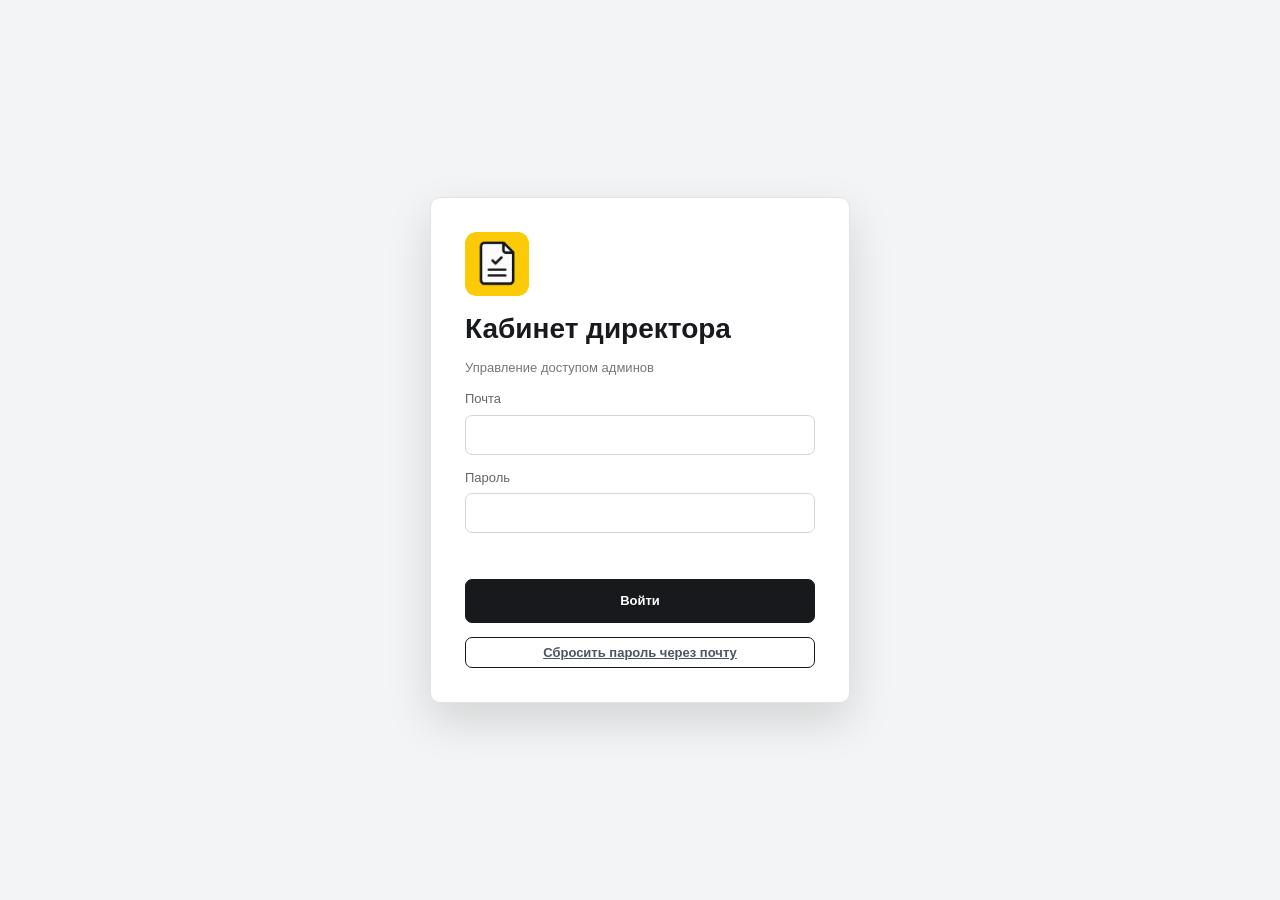
<file: index.html>
<!doctype html>
<html lang="ru">
<head>
  <meta charset="utf-8">
  <meta name="viewport" content="width=device-width,initial-scale=1">
  <title>Taxichi Pro - кабинет директора</title>
  <link rel="icon" href="taxichi-pro-logo.png">
  <link rel="apple-touch-icon" href="taxichi-pro-logo.png">
  <link rel="stylesheet" href="owner.css?v=20260713-1">
  <link rel="stylesheet" href="owner-analytics.css?v=20260710-6">
  <link rel="stylesheet" href="director-responsive.css?v=20260731-1">
  <link rel="stylesheet" href="standard-font.css?v=20260731-1">
</head>
<body>
<section id="ownerLogin" class="login">
  <form id="ownerLoginForm" class="login-card" autocomplete="off">
    <img src="taxichi-pro-logo.png" alt="">
    <h1>Кабинет директора</h1>
    <p>Управление доступом админов</p>
    <label>Почта<input name="email" type="email" required autocomplete="off" autocapitalize="none" spellcheck="false"></label>
    <label>Пароль<input name="password" type="password" required autocomplete="new-password"></label>
    <div id="ownerError" class="error"></div>
    <button>Войти</button>
    <button type="button" id="forgotOwnerPassword" class="link-button">Сбросить пароль через почту</button>
  </form>
</section>
<div id="ownerApp" class="app hidden">
  <aside>
    <div class="brand"><img src="taxichi-pro-logo.png" alt=""><span class="brand-copy"><b>Taxichi Pro</b><small>Директор</small></span></div>
    <nav>
      <button class="active" data-owner-page="admins">Админы</button>
      <button data-owner-page="payments" type="button">Платежи</button>
      <button data-owner-page="analytics" type="button">Аналитика</button>
      <button data-owner-page="cabinet" type="button">Кабинет</button>
    </nav>
    <div class="account"><b>Асадбек Баратов</b><span>Директор</span><button id="ownerLogout">Выйти</button></div>
  </aside>
  <main>
    <header>
      <div><h1 id="ownerTitle">Админы</h1><p id="ownerSubtitle">Доступы для админского кабинета</p></div>
      <button id="addDispatcher" class="primary">+ Добавить админа</button>
    </header>
    <section id="ownerPayments" class="owner-payments-panel hidden"></section>
    <section id="ownerAnalytics" class="owner-analytics-panel hidden"></section>
    <section id="ownerCabinet" class="owner-cabinet-panel hidden"></section>
    <section id="dispatcherGrid" class="dispatcher-list"></section>
  </main>
</div>
<dialog id="dispatcherDialog">
  <button class="close">×</button>
  <h2 id="dispatcherDialogTitle">Новый админ</h2>
  <p>Данные доступа и правила подписки для водителей этого админа.</p>
  <form id="dispatcherForm">
    <input type="hidden" name="id">
    <input type="hidden" name="active" value="true">
    <section class="admin-data-box">
      <h3>Данные админа</h3>
      <div class="form-grid">
        <label>ФИО<input name="name" required></label>
        <label>Телефон<input name="phone" required placeholder="+7 999 999-99-99"></label>
        <label>Почта<input name="email" type="email" placeholder="admin@example.com"></label>
        <label>Логин<input name="login" required></label>
        <label>Пароль<input name="password" required minlength="4"></label>
        <label class="check-field"><input name="hidden_from_directors" type="checkbox" value="true"> <span>Не показывать другим директорам</span></label>
      </div>
    </section>
    <section class="payment-settings-box">
      <h3>Подписка и платежи</h3>
      <div class="form-grid">
        <label>Тип оплаты<select name="payment_mode">
          <option value="free_park">Для таксопарков</option>
          <option value="subscription">Платеж по подписке</option>
          <option value="admin_balance">Пополнить через админку</option>
        </select></label>
        <label class="paid-only hidden">Провайдер<select name="payment_provider">
          <option value="none">Без провайдера</option>
          <option value="robokassa">Robokassa</option>
          <option value="yookassa">ЮKassa</option>
        </select></label>
        <label class="paid-only hidden">Цена 15 дней<input name="price15" type="number" min="0" step="1" value="500"></label>
        <label class="paid-only hidden">Цена 30 дней<input name="price30" type="number" min="0" step="1" value="1000"></label>
        <label class="paid-only hidden">Лицевой счет<input name="account" placeholder="Номер лицевого счета"></label>
        <label class="paid-only hidden">YooKassa Shop ID<input name="shopId" placeholder="ID магазина"></label>
        <label class="paid-only hidden">YooKassa Secret/API key<input name="secretKey" placeholder="Ключ для серверной проверки"></label>
        <label class="paid-only hidden">Ссылка оплаты 15 дней<input name="paymentUrl15" type="url" placeholder="https://api.taxichi.pro/pay/test?days=15"></label>
        <label class="paid-only hidden">Ссылка оплаты 30 дней<input name="paymentUrl30" type="url" placeholder="https://api.taxichi.pro/pay/test?days=30"></label>
        <label class="paid-only hidden">Return URL<input name="yookassaReturnUrl" type="url" placeholder="https://..."></label>
        <label class="admin-balance-only hidden">Цена за выпуск ЭПЛ<input name="epPrice" type="number" min="0" step="1" value="0"></label>
      </div>
    </section>
    <div class="actions edit-actions">
      <button type="button" class="danger dispatcher-dialog-delete">Удалить</button>
      <button type="button" class="secondary dispatcher-dialog-toggle">Закрыть доступ</button>
      <span class="action-spacer"></span>
      <button type="button" class="cancel">Отмена</button>
      <button type="submit" class="primary">Сохранить доступ</button>
    </div>
  </form>
</dialog>
<dialog id="directorDialog">
  <button class="close director-close">×</button>
  <h2 id="directorDialogTitle">Новый директор</h2>
  <p>Дополнительный директор сможет входить в кабинет, но не сможет выдавать доступ другим директорам.</p>
  <form id="directorForm">
    <input type="hidden" name="id">
    <div class="form-grid">
      <label>ФИО<input name="name" required placeholder="ФИО директора"></label>
      <label>Почта<input name="email" type="email" required placeholder="director@example.com"></label>
      <label>Пароль<input name="password" required minlength="6"></label>
      <label>Статус<select name="active"><option value="true">Доступ открыт</option><option value="false">Доступ закрыт</option></select></label>
    </div>
    <div class="actions edit-actions">
      <button type="button" class="danger director-dialog-delete">Удалить</button>
      <span class="action-spacer"></span>
      <button type="button" class="cancel director-cancel">Отмена</button>
      <button type="submit" class="primary">Сохранить директора</button>
    </div>
  </form>
</dialog>
<dialog id="ownerResetDialog">
  <button class="close reset-close">×</button>
  <h2>Сброс пароля директора</h2>
  <p>Введите почту директора. Если почта есть в кабинете, на неё придёт код для смены пароля.</p>
  <form id="ownerResetForm" autocomplete="off">
    <div class="form-grid">
      <label>Почта<input name="email" type="email" required autocomplete="off" autocapitalize="none" spellcheck="false"></label>
      <label class="reset-code-field hidden">Код из письма<input name="code" inputmode="numeric" autocomplete="one-time-code" minlength="6" maxlength="6"></label>
      <label class="reset-password-field hidden">Новый пароль<input name="password" type="password" minlength="6" autocomplete="new-password"></label>
      <label class="reset-password-field hidden">Повторите новый пароль<input name="passwordConfirm" type="password" minlength="6" autocomplete="new-password"></label>
    </div>
    <div id="ownerResetError" class="error"></div>
    <div class="actions">
      <button type="button" class="cancel reset-cancel">Отмена</button>
      <button type="submit" id="ownerResetSubmit" class="primary">Отправить код</button>
    </div>
  </form>
</dialog>
<link rel="stylesheet" href="mobile-phone.css?v=20260729-2">
<link rel="stylesheet" href="small-screen-fix.css?v=20260731-1">
<script src="director-login-clean.js?v=20260731-1"></script>
<script src="owner.js?v=20260731-2"></script>
<script src="director-payments-fix.js?v=20260731-1"></script>
</body>
</html>
</file>
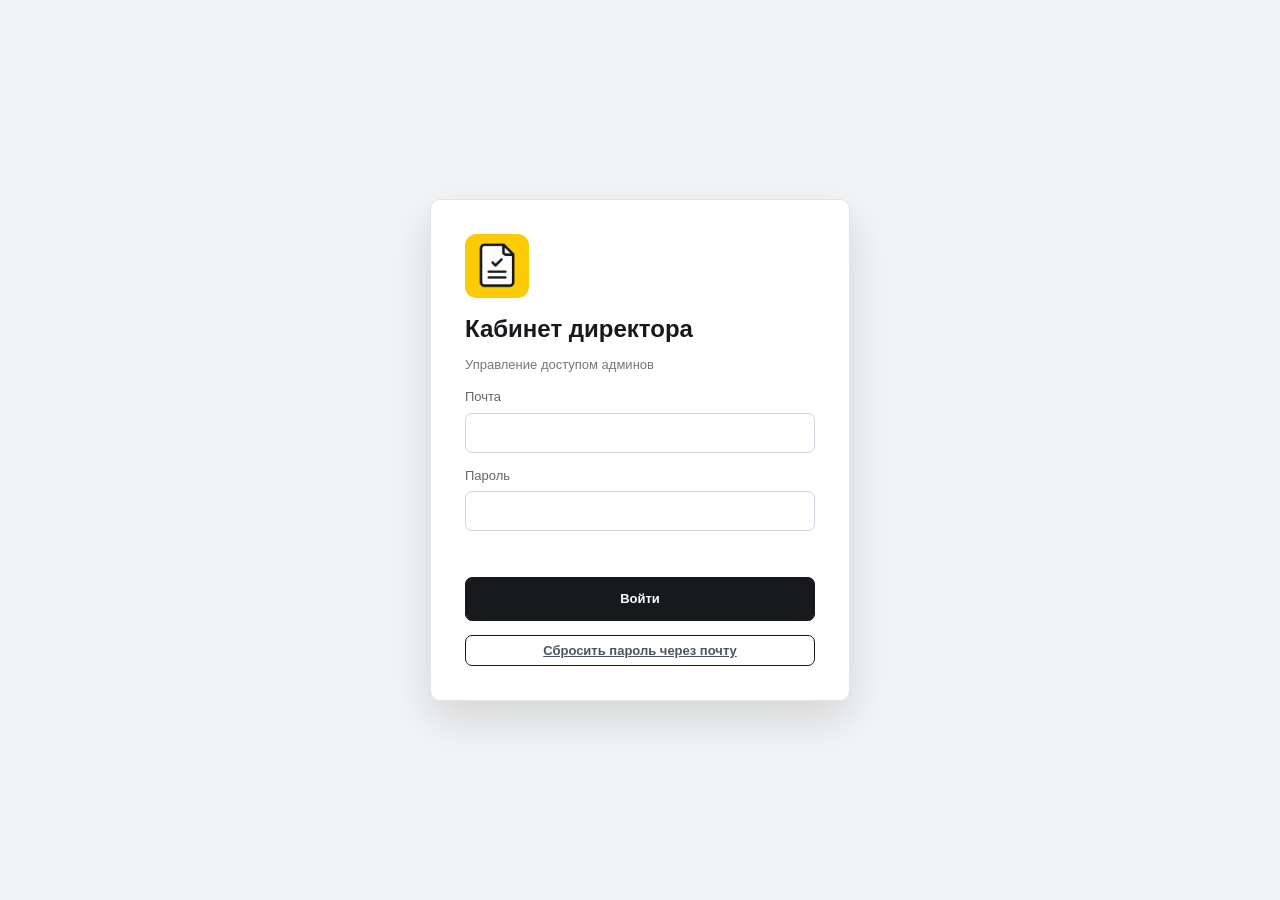
<file: owner.html>
<!doctype html>
<html lang="ru">
<head>
  <meta charset="utf-8">
  <meta name="viewport" content="width=device-width,initial-scale=1">
  <title>Taxichi Pro - кабинет директора</title>
  <link rel="icon" href="taxichi-pro-logo.png">
  <link rel="apple-touch-icon" href="taxichi-pro-logo.png">
  <link rel="stylesheet" href="owner.css?v=20260710-6">
  <link rel="stylesheet" href="owner-analytics.css?v=20260710-6">
  <link rel="stylesheet" href="standard-font.css?v=20260731-1">
</head>
<body>
<section id="ownerLogin" class="login">
  <form id="ownerLoginForm" class="login-card" autocomplete="off">
    <img src="taxichi-pro-logo.png" alt="">
    <h1>Кабинет директора</h1>
    <p>Управление доступом админов</p>
    <label>Почта<input name="email" type="email" required autocomplete="off" autocapitalize="none" spellcheck="false"></label>
    <label>Пароль<input name="password" type="password" required autocomplete="new-password"></label>
    <div id="ownerError" class="error"></div>
    <button>Войти</button>
    <button type="button" id="forgotOwnerPassword" class="link-button">Сбросить пароль через почту</button>
  </form>
</section>
<div id="ownerApp" class="app hidden">
  <aside>
    <div class="brand"><img src="taxichi-pro-logo.png" alt=""><span class="brand-copy"><b>Taxichi Pro</b><small>Директор</small></span></div>
    <nav>
      <button class="active" data-owner-page="admins">Админы</button>
      <button data-owner-page="payments" type="button">Платежи</button>
      <button data-owner-page="analytics" type="button">Аналитика</button>
      <button data-owner-page="cabinet" type="button">Кабинет</button>
    </nav>
    <div class="account"><b>Асадбек Баратов</b><span>Директор</span><button id="ownerLogout">Выйти</button></div>
  </aside>
  <main>
    <header>
      <div><h1 id="ownerTitle">Админы</h1><p id="ownerSubtitle">Доступы для админского кабинета</p></div>
      <button id="addDispatcher" class="primary">+ Добавить админа</button>
    </header>
    <section id="ownerPayments" class="owner-payments-panel hidden"></section>
    <section id="ownerAnalytics" class="owner-analytics-panel hidden"></section>
    <section id="ownerCabinet" class="owner-cabinet-panel hidden"></section>
    <section id="dispatcherGrid" class="dispatcher-list"></section>
  </main>
</div>
<dialog id="dispatcherDialog">
  <button class="close">×</button>
  <h2 id="dispatcherDialogTitle">Новый админ</h2>
  <p>Данные доступа и правила подписки для водителей этого админа.</p>
  <form id="dispatcherForm">
    <input type="hidden" name="id">
    <input type="hidden" name="active" value="true">
    <section class="admin-data-box">
      <h3>Данные админа</h3>
      <div class="form-grid">
        <label>ФИО<input name="name" required></label>
        <label>Телефон<input name="phone" required placeholder="+7 999 999-99-99"></label>
        <label>Почта<input name="email" type="email" placeholder="admin@example.com"></label>
        <label>Логин<input name="login" required></label>
        <label>Пароль<input name="password" required minlength="4"></label>
        <label class="check-field"><input name="hidden_from_directors" type="checkbox" value="true"> <span>Не показывать другим директорам</span></label>
      </div>
    </section>
    <section class="payment-settings-box">
      <h3>Подписка и платежи</h3>
      <div class="form-grid">
        <label>Тип оплаты<select name="payment_mode">
          <option value="free_park">Для таксопарков</option>
          <option value="subscription">Платеж по подписке</option>
        </select></label>
        <label class="paid-only">Провайдер<select name="payment_provider">
          <option value="none">Без провайдера</option>
          <option value="robokassa">Robokassa</option>
          <option value="yookassa">ЮKassa</option>
        </select></label>
        <label class="paid-only">Цена 15 дней<input name="price15" type="number" min="0" step="1" value="0"></label>
        <label class="paid-only">Цена 30 дней<input name="price30" type="number" min="0" step="1" value="0"></label>
        <label class="paid-only">Лицевой счет<input name="account" placeholder="Номер лицевого счета"></label>
        <label class="paid-only">Shop ID / Merchant Login<input name="shopId" placeholder="ID магазина"></label>
        <label class="paid-only">Secret key<input name="secretKey" placeholder="Секретный ключ"></label>
        <label class="paid-only">Success URL<input name="successUrl" placeholder="https://..."></label>
        <label class="paid-only">Fail URL<input name="failUrl" placeholder="https://..."></label>
        <label class="paid-only">Ссылка оплаты 15 дней<input name="paymentUrl15" type="url" placeholder="https://..."></label>
        <label class="paid-only">Ссылка оплаты 30 дней<input name="paymentUrl30" type="url" placeholder="https://..."></label>
        <label class="paid-only">Return URL<input name="yookassaReturnUrl" type="url" placeholder="https://..."></label>
      </div>
    </section>
    <div class="actions edit-actions">
      <button type="button" class="danger dispatcher-dialog-delete">Удалить</button>
      <button type="button" class="secondary dispatcher-dialog-toggle">Закрыть доступ</button>
      <span class="action-spacer"></span>
      <button type="button" class="cancel">Отмена</button>
      <button type="submit" class="primary">Сохранить доступ</button>
    </div>
  </form>
</dialog>
<dialog id="directorDialog">
  <button class="close director-close">×</button>
  <h2 id="directorDialogTitle">Новый директор</h2>
  <p>Дополнительный директор сможет входить в кабинет, но не сможет выдавать доступ другим директорам.</p>
  <form id="directorForm">
    <input type="hidden" name="id">
    <div class="form-grid">
      <label>ФИО<input name="name" required placeholder="ФИО директора"></label>
      <label>Почта<input name="email" type="email" required placeholder="director@example.com"></label>
      <label>Пароль<input name="password" required minlength="6"></label>
      <label>Статус<select name="active"><option value="true">Доступ открыт</option><option value="false">Доступ закрыт</option></select></label>
    </div>
    <div class="actions edit-actions">
      <button type="button" class="danger director-dialog-delete">Удалить</button>
      <span class="action-spacer"></span>
      <button type="button" class="cancel director-cancel">Отмена</button>
      <button type="submit" class="primary">Сохранить директора</button>
    </div>
  </form>
</dialog>
<dialog id="ownerResetDialog">
  <button class="close reset-close">×</button>
  <h2>Сброс пароля директора</h2>
  <p>Введите почту директора. Если почта есть в кабинете, на неё придёт код для смены пароля.</p>
  <form id="ownerResetForm" autocomplete="off">
    <div class="form-grid">
      <label>Почта<input name="email" type="email" required autocomplete="off" autocapitalize="none" spellcheck="false"></label>
      <label class="reset-code-field hidden">Код из письма<input name="code" inputmode="numeric" autocomplete="one-time-code" minlength="6" maxlength="6"></label>
      <label class="reset-password-field hidden">Новый пароль<input name="password" type="password" minlength="6" autocomplete="new-password"></label>
    </div>
    <div id="ownerResetError" class="error"></div>
    <div class="actions">
      <button type="button" class="cancel reset-cancel">Отмена</button>
      <button type="submit" id="ownerResetSubmit" class="primary">Отправить код</button>
    </div>
  </form>
</dialog>
<script src="owner.js?v=20260710-6"></script>
</body>
</html>
</file>
<file: owner.css>
:root{
  font-family:Inter,Arial,sans-serif;
  color:#17191c;
  background:#f4f5f6;
}
*{box-sizing:border-box}
body{margin:0}
button,input,select{font:inherit}
.hidden{display:none!important}
.login{position:fixed;inset:0;display:grid;place-items:center;background:#f3f4f5}
.login-card{width:min(420px,calc(100vw - 32px));padding:34px;background:#fff;border:1px solid #dfe3e8;border-radius:10px;box-shadow:0 18px 45px #0002;display:grid;gap:14px}
.login-card img{width:64px;border-radius:10px}
.login-card h1{margin:3px 0 0}
.login-card p{margin:0;color:#777}
.login-card label{font-size:13px;color:#666}
.login-card input{display:block;width:100%;margin-top:7px;padding:12px;border:1px solid #cfd6df;border-radius:7px}
.login-card button,.primary{border:1px solid #17191c;background:#17191c;color:#fff;padding:12px 16px;border-radius:7px;font-weight:800;cursor:pointer}
.primary:hover{background:#2b2f36;border-color:#2b2f36}
.link-button{background:transparent!important;color:#4b5563!important;padding:6px!important;font-size:13px;text-decoration:underline;box-shadow:none}
.error{color:#bc3030;min-height:18px}
.app{display:flex;min-height:100vh}
aside{position:fixed;inset:0 auto 0 0;width:250px;background:#17191c;color:#fff;padding:25px 18px;display:flex;flex-direction:column}
.brand{display:flex;align-items:center;gap:11px;font-size:20px;margin-bottom:35px}
.brand img{width:42px;border-radius:8px}
.brand-copy{display:grid;gap:2px;line-height:1.05}
.brand-copy b{font-size:20px}
.brand-copy small{font-size:12px;color:#aeb4bd;font-weight:800;letter-spacing:.02em}
nav{display:flex;flex:1;flex-direction:column;gap:8px}
nav button,nav a{padding:13px;border:0;border-radius:7px;text-align:left;background:transparent;color:#aaa;text-decoration:none}
nav .active{background:#2b2f36;color:#fff}
nav [data-owner-page="cabinet"]{margin-top:auto}
.account{margin-top:auto;border-top:1px solid #333;padding:18px 8px 0;display:grid;gap:5px}
.account span{color:#aaa;font-size:13px}
.account button{margin-top:8px;background:transparent;border:1px solid #555;color:#ddd;padding:9px;border-radius:7px}
main{margin-left:250px;padding:35px 42px;width:calc(100% - 250px)}
header{display:flex;align-items:center;justify-content:space-between;gap:16px}
h1{margin:0;font-size:31px}
header p{color:#777}
.card{background:#fff;padding:0;border-radius:8px;border:1px solid #dfe3e8;box-shadow:none}
.dispatcher-list{display:grid;gap:9px;margin-top:22px}
.card-head{display:flex;justify-content:space-between;gap:10px}
.avatar{width:38px;height:38px;background:#eef1f5;border:1px solid #dfe3e8;border-radius:7px;display:grid;place-items:center;font-weight:900;color:#17191c}
.identity{display:flex;gap:11px}
.identity b,.identity small{display:block}
.identity small{color:#777;margin-top:3px}
.identity b{font-size:16px}
.count{display:inline-flex;align-items:center;justify-content:center;white-space:nowrap;background:#f3f5f7;border:1px solid #dfe3e8;border-radius:6px;padding:7px 10px;height:max-content;font-weight:800;font-size:12px}
.count.ok{background:#edf7f0;color:#146c37;border-color:#cfe8d7}
.count.off{background:#f9eeee;color:#a01f1f;border-color:#edcdcd}
.access{background:transparent;border:0;border-radius:0;padding:0;display:grid;grid-template-columns:repeat(3,minmax(148px,1fr));gap:8px;min-width:min(650px,52vw);align-items:stretch}
.access div{background:#fbfcfd;border:1px solid #e6eaf0;border-radius:6px;padding:8px 10px;min-height:64px}
.access small,.access b{display:block}
.access small{color:#777;font-size:12px}
.access b{margin-top:3px;word-break:break-word}
.access span{display:block;margin-top:3px;color:#6b7280;font-size:12px}
.dispatcher-card{border:1px solid #dfe3e8;display:grid;grid-template-columns:minmax(0,1fr) auto;align-items:center;gap:12px;padding:10px 14px;border-radius:7px;box-shadow:none}
.dispatcher-card:hover{border-color:#cbd3dc;background:#fcfcfd;box-shadow:0 6px 16px #1118270a}
.dispatcher-card.disabled{opacity:.72;background:#fbfbfb}
.dispatcher-card.private-admin{border-color:#edc949;background:#fffdf4}
.dispatcher-main{display:grid;grid-template-columns:minmax(210px,.85fr) minmax(460px,1.8fr) auto auto;align-items:center;gap:12px;min-width:0}
.dispatcher-actions{display:flex;gap:8px;flex-wrap:wrap;justify-content:flex-end}
.dispatcher-actions button{border-radius:7px;padding:9px 13px;font-weight:800;cursor:pointer}
.dispatcher-actions .dispatcher-edit{background:#17191c;border:1px solid #17191c;color:#fff;box-shadow:none;min-width:104px}
.dispatcher-actions .dispatcher-edit:hover{background:#2b2f36;border-color:#2b2f36}
.admin-name{display:grid;gap:3px;text-align:left;background:#fff;border:1px solid transparent;border-radius:8px;padding:6px 8px;color:#17191c;cursor:pointer;font:inherit}
.admin-name:hover{border-color:#cfd6df;background:#fafbfc}
.admin-name:hover b{text-decoration:underline;text-underline-offset:3px}
.private-badge{display:inline-flex;align-items:center;justify-content:center;white-space:nowrap;background:#fff4bf;color:#7a5a00;border:1px solid #f2d36b;border-radius:6px;padding:7px 9px;font-weight:800;font-size:12px}
#adminDetailsDialog,.admin-details-dialog{width:min(860px,94vw);max-height:86vh}
.admin-details-dialog h2{margin-top:0}
.admin-details-grid{display:grid;grid-template-columns:repeat(3,minmax(180px,1fr));gap:12px;margin-top:18px}
.admin-details-grid div{border:1px solid #dfe3e8;border-radius:8px;background:#fafbfc;padding:14px;min-height:78px}
.admin-details-grid small{display:block;color:#6b7280;font-weight:800;text-transform:uppercase;font-size:11px}
.admin-details-grid b{display:block;margin-top:6px;word-break:break-word}
.secondary{background:#fff;border:1px solid #cfd6df;color:#242a31}
.secondary:hover{background:#f3f5f7;border-color:#b9c3cf}
.danger{background:#b91c1c;border:1px solid #991b1b;color:#fff}
.danger:hover{background:#991b1b}
.drivers{display:flex;flex-wrap:wrap;gap:6px}
.driver{background:#edf1f7;padding:7px 9px;border-radius:9px;font-size:12px}
.owner-analytics-panel{display:grid;gap:16px;margin-top:24px}
.analytics-filter{display:flex;align-items:end;gap:12px;background:#fff;border:1px solid #dfe3e8;border-radius:8px;padding:14px}
.analytics-filter label{font-size:12px;color:#66717d;font-weight:800;text-transform:uppercase}
.analytics-filter input{display:block;margin-top:6px;padding:10px 12px;border:1px solid #cfd6df;border-radius:7px}
.analytics-loading{background:#fff;border:1px solid #dfe3e8;border-radius:8px;padding:18px;color:#66717d}
.analytics-grid{display:grid;grid-template-columns:repeat(4,minmax(160px,1fr));gap:12px}
.analytics-grid article{background:#fff;border:1px solid #dfe3e8;border-radius:8px;padding:16px}
.analytics-grid small{display:block;color:#6b7280;font-weight:800;text-transform:uppercase;font-size:11px}
.analytics-grid b{display:block;margin-top:7px;font-size:28px}
.analytics-table{width:100%;border-collapse:separate;border-spacing:0;background:#fff;border:1px solid #dfe3e8;border-radius:8px;overflow:hidden}
.analytics-table th,.analytics-table td{padding:13px 15px;border-bottom:1px solid #edf0f3;text-align:left}
.analytics-table th{font-size:12px;color:#6b7280;text-transform:uppercase;background:#fafbfc}
.analytics-table td span{display:block;color:#6b7280;font-size:12px;margin-top:3px}
.analytics-table tr:last-child td{border-bottom:0}
dialog{width:min(650px,92vw);border:1px solid #dfe3e8;border-radius:10px;padding:28px;box-shadow:0 18px 45px #0003}
dialog::backdrop{background:#0006}
#ownerResetDialog{width:min(560px,92vw);border:0;border-radius:22px;padding:30px;box-shadow:0 24px 80px #0005}
#ownerResetDialog::backdrop{background:#11182799;backdrop-filter:blur(4px)}
#ownerResetDialog h2{margin:0 32px 8px 0;font-size:26px}
#ownerResetDialog p{margin:0 0 18px;color:#66717d;line-height:1.45}
#ownerResetDialog .form-grid{grid-template-columns:1fr}
#ownerResetDialog label{font-size:12px;font-weight:850;text-transform:uppercase;color:#5f6873}
#ownerResetDialog input{min-height:46px;border-radius:12px}
#ownerResetError{padding-top:4px;font-weight:800}
.close{float:right;border:0;background:none;font-size:25px}
.admin-data-box,.payment-settings-box{display:grid;gap:12px;margin:14px 0 18px;padding:16px;border-radius:10px;background:#fff;border:1px solid #dfe3e8}
.payment-settings-box{border:2px solid #ffd21c;background:#fffbed}
.admin-data-box h3,.payment-settings-box h3{margin:0;font-size:18px}
.owner-payments-panel{display:grid;gap:14px;margin-top:24px}
.owner-cabinet-panel{display:grid;gap:14px;margin-top:24px}
.cabinet-head{display:flex;align-items:center;justify-content:space-between;gap:16px;background:#fff;border:1px solid #dfe3e8;border-radius:10px;padding:18px}
.cabinet-head h2{margin:0 0 5px}
.cabinet-head p{margin:0;color:#66717d}
.director-grid{display:grid;gap:12px}
.director-card{display:grid;grid-template-columns:minmax(0,1fr) auto auto;align-items:center;gap:14px;background:#fff;border:1px solid #dfe3e8;border-radius:10px;padding:16px;box-shadow:0 8px 22px #1118270a}
.director-card.disabled{opacity:.72;background:#fbfbfb}
.director-card-main{display:flex;align-items:center;gap:12px;min-width:0}
.director-card small{display:block;color:#66717d;font-weight:800;text-transform:uppercase;font-size:11px}
.director-card h3{margin:4px 0 2px}
.director-card p{margin:0;color:#66717d;word-break:break-word}
.director-card em{display:block;margin-top:6px;color:#17191c;font-style:normal;font-size:13px;font-weight:800}
.payment-mode-grid{display:grid;gap:12px}
.payment-admin-card{display:grid;grid-template-columns:minmax(220px,1.2fr) minmax(220px,1fr) minmax(190px,.8fr) auto;gap:14px;align-items:center;background:#fff;border:1px solid #dfe3e8;border-radius:8px;padding:16px}
.payment-admin-card small{display:block;color:#66717d;font-weight:800;text-transform:uppercase;font-size:11px}
.payment-admin-card h3{margin:4px 0 3px}
.payment-admin-card p{margin:0;color:#66717d}
.payment-admin-card b,.payment-admin-card strong{display:block;margin-top:5px;font-size:17px}
.payment-admin-card span{display:block;margin-top:4px;color:#66717d}
.balance-director-panel{margin-top:16px;background:#fff;border:1px solid #dfe3e8;border-radius:10px;padding:18px}
.balance-director-panel h2{margin:0 0 4px;font-size:22px}
.balance-director-panel p{margin:0 0 16px;color:#66717d}
.balance-director-list{display:grid;gap:14px}
.balance-admin-group{display:grid;gap:8px}
.balance-admin-title{display:flex;align-items:center;justify-content:space-between;gap:12px;padding:12px 14px;background:#fff8d8;border:1px solid #ffe08a;border-radius:9px}
.balance-admin-title small{display:block;color:#66717d;font-size:11px;font-weight:800;text-transform:uppercase}
.balance-admin-title b{display:block;margin-top:3px}
.balance-admin-title span{font-weight:850;color:#17191c}
.balance-driver-row{display:grid;grid-template-columns:minmax(220px,1.4fr) 120px minmax(170px,1fr) auto;align-items:center;gap:12px;padding:12px 14px;border:1px solid #e6e9ee;border-radius:9px;background:#fafbfc}
.balance-driver-row b{display:block}
.balance-driver-row span,.balance-mini-history{display:block;color:#66717d;font-size:13px}
.balance-driver-row strong{font-size:20px}
.balance-row-actions{display:flex;gap:7px}
.balance-row-actions button{width:34px;height:34px;border:0;border-radius:9px;font-size:20px;font-weight:950;cursor:pointer}
.balance-plus{background:#ffd21c;color:#17191c}
.balance-minus{background:#fff0f0;color:#b83c3c;border:1px solid #f0caca!important}
.form-grid{display:grid;grid-template-columns:1fr 1fr;gap:12px}
.form-grid label{font-size:13px;color:#666}
.form-grid input,.form-grid select{display:block;width:100%;padding:11px;margin-top:6px;border:1px solid #cfd6df;border-radius:7px;background:#fff}
.check-field{display:flex!important;align-items:center;gap:9px;margin-top:25px;color:#17191c!important;font-weight:800}
.check-field input{width:18px!important;height:18px;margin:0!important}
.actions{display:flex;justify-content:flex-end;gap:9px;margin-top:20px}
.edit-actions{align-items:center;background:#f7f8fa;border:1px solid #dfe3e8;border-radius:8px;padding:12px;margin-top:22px}
.edit-actions .action-spacer{flex:1 1 auto}
.edit-actions .danger,.edit-actions .secondary,.edit-actions .primary,.edit-actions .cancel{display:inline-flex;align-items:center;justify-content:center}
.edit-actions button{min-height:42px;border-radius:7px!important}
.edit-actions .dispatcher-dialog-delete{background:#b91c1c;color:#fff;border:1px solid #991b1b;box-shadow:none}
.edit-actions .dispatcher-dialog-toggle{background:#fff;color:#17191c;border:1px solid #cfd6df}
.edit-actions .primary{box-shadow:none}
.cancel{border:1px solid #ddd;background:#fff;border-radius:10px;padding:11px 15px}
@media(max-width:800px){
  aside{width:78px}
  .brand-copy,nav,.account span,.account b{display:none}
  main{margin-left:78px;width:calc(100% - 78px);padding:24px}
  header{align-items:flex-start;flex-direction:column}
  .dispatcher-card{grid-template-columns:1fr}
  .dispatcher-main{align-items:stretch;grid-template-columns:1fr}
  .director-card{grid-template-columns:1fr}
  .cabinet-head{align-items:stretch;flex-direction:column}
  .payment-admin-card{grid-template-columns:1fr}
  .balance-driver-row{grid-template-columns:1fr}
  .dispatcher-actions,.edit-actions{justify-content:stretch}
  .dispatcher-actions button,.edit-actions button{flex:1 1 auto}
  .access{grid-template-columns:1fr;min-width:0}
  .admin-details-grid{grid-template-columns:1fr}
  .analytics-filter{display:grid;grid-template-columns:1fr}
  .form-grid{grid-template-columns:1fr}
}
</file>
<file: owner-analytics.css>
.owner-analytics{margin-top:28px}.section-head{display:flex;justify-content:space-between;align-items:end;margin-bottom:13px}.section-head h2{margin:0}.section-head select{padding:10px;border:1px solid #ddd;border-radius:10px}.park-summary{display:grid;grid-template-columns:repeat(3,1fr);gap:13px}.park-summary article{background:#fff;border-radius:15px;padding:18px}.park-summary small{color:#777}.park-summary strong{display:block;font-size:27px;margin-top:6px}.waybill-table{width:100%;border-collapse:collapse;background:#fff;border-radius:15px;overflow:hidden;margin-top:14px}.waybill-table th,.waybill-table td{text-align:left;padding:13px;border-bottom:1px solid #eee}.waybill-table th{font-size:12px;color:#777}.waybill-table a{color:#111;font-weight:700}@media(max-width:800px){.park-summary{grid-template-columns:1fr}.waybill-table th:nth-child(3),.waybill-table td:nth-child(3){display:none}}
</file>
<file: director-responsive.css>
/*
  Stable desktop layout for the director cabinet.
  Desktop keeps the familiar cabinet proportions, while small laptop screens
  adapt instead of stretching the whole site to a giant 1536px canvas.
*/
:root{--taxichi-director-width:1180px;--taxichi-sidebar-width:250px}
html{min-width:0;overflow-x:auto;background:#f4f5f6}
body{min-width:0;overflow-x:auto}
.app{min-width:0;width:100%}
aside{width:var(--taxichi-sidebar-width)!important;padding:25px 18px!important}
main{margin-left:var(--taxichi-sidebar-width)!important;width:calc(100vw - var(--taxichi-sidebar-width))!important;min-height:100vh;padding:35px 42px!important;max-width:calc(100% - var(--taxichi-sidebar-width))}
.brand-copy,nav,.account span,.account b{display:grid!important}
nav{display:flex!important}
nav button,nav a{padding:13px!important;border-radius:7px!important;font-size:15px!important}
.brand{margin-bottom:35px!important}
.brand-copy b{font-size:20px!important}
header{align-items:center!important;flex-direction:row!important;gap:18px}
h1{font-size:31px!important}
.dispatcher-list{gap:9px;margin-top:22px}
.dispatcher-card{grid-template-columns:minmax(0,1fr) auto!important;padding:10px 14px!important;width:100%!important}
.dispatcher-main{grid-template-columns:minmax(210px,.85fr) minmax(460px,1.8fr) auto auto!important;align-items:center!important;gap:12px!important}
.access{grid-template-columns:repeat(3,minmax(148px,1fr))!important;min-width:650px!important;gap:8px!important}
.access div{min-height:64px!important}
.dispatcher-actions{justify-content:flex-end!important}
.dispatcher-actions button{flex:0 0 auto!important;white-space:nowrap}
.payment-admin-card{grid-template-columns:minmax(220px,1.2fr) minmax(220px,1fr) minmax(190px,.8fr) auto!important;gap:14px!important;padding:16px!important}
.director-card{grid-template-columns:minmax(0,1fr) auto auto!important}
.cabinet-head{align-items:center!important;flex-direction:row!important}
.analytics-filter{display:flex!important}
.analytics-grid{grid-template-columns:repeat(4,minmax(160px,1fr))!important}
.analytics-table{min-width:980px}
.admin-details-grid{grid-template-columns:repeat(3,minmax(180px,1fr))!important}
.form-grid{grid-template-columns:1fr 1fr!important}
.edit-actions{justify-content:flex-end!important}
.edit-actions button{flex:0 0 auto!important}
dialog{max-height:90vh;overflow:auto}

@media(max-width:1180px){
  main{padding:28px 24px!important}
  .dispatcher-card{overflow-x:auto!important}
  .dispatcher-main{grid-template-columns:minmax(190px,.9fr) minmax(360px,1.4fr) auto!important}
  .access{min-width:520px!important;grid-template-columns:repeat(3,minmax(130px,1fr))!important}
  .payment-admin-card{grid-template-columns:minmax(180px,1fr) minmax(180px,1fr) minmax(160px,.8fr) auto!important}
  .analytics-table{min-width:900px!important}
}

@media(max-width:1180px) and (min-width:761px){
  :root{--taxichi-sidebar-width:210px!important}
  aside{width:210px!important;padding:18px 14px!important}
  main{margin-left:210px!important;width:calc(100vw - 210px)!important;max-width:calc(100% - 210px)!important;padding:22px 20px!important}
  .brand{margin-bottom:22px!important}
  .brand-copy b{font-size:18px!important}
  .brand-copy small{font-size:11px!important}
  nav button,nav a{padding:10px 11px!important;font-size:13px!important}
  h1{font-size:26px!important}
  header p{font-size:13px!important;margin:5px 0 0!important}
  .dispatcher-main{grid-template-columns:minmax(170px,.85fr) minmax(320px,1.35fr) auto!important;gap:9px!important}
  .access{min-width:460px!important;grid-template-columns:repeat(3,minmax(118px,1fr))!important}
  .access div{min-height:58px!important;padding:8px!important}
  .dispatcher-actions button{padding:8px 10px!important;font-size:13px!important}
  .payment-admin-card{grid-template-columns:minmax(165px,1fr) minmax(165px,1fr) minmax(145px,.8fr) auto!important;padding:13px!important;gap:10px!important}
  .analytics-grid{grid-template-columns:repeat(2,minmax(150px,1fr))!important}
  .analytics-table{min-width:820px!important}
}

@media(max-width:900px) and (min-width:761px){
  :root{--taxichi-sidebar-width:82px!important}
  aside{width:82px!important;padding:16px 10px!important}
  main{margin-left:82px!important;width:calc(100vw - 82px)!important;max-width:calc(100% - 82px)!important;padding:18px 16px!important}
  .brand{justify-content:center!important;margin-bottom:18px!important}
  .brand-copy,.account b,.account span{display:none!important}
  nav button,nav a{justify-content:center!important;padding:10px 8px!important;min-height:44px!important;font-size:0!important}
  header{align-items:flex-start!important;flex-direction:column!important}
  .dispatcher-main{grid-template-columns:1fr!important}
  .access{min-width:0!important;grid-template-columns:1fr!important}
  .dispatcher-actions{display:grid!important;grid-template-columns:1fr 1fr!important}
  .payment-admin-card,.director-card,.cabinet-head,.balance-driver-row{grid-template-columns:1fr!important}
}

@media(max-width:760px){
  html,body{min-width:0!important;width:auto!important;overflow-x:auto!important}
  .app{display:block!important;min-width:0!important;width:100%!important}
  aside{position:sticky!important;top:0!important;z-index:20!important;width:100%!important;height:auto!important;inset:auto!important;padding:10px 12px!important;display:block!important}
  .brand{margin:0 0 10px!important;font-size:18px!important}
  .brand img{width:36px!important}
  .brand-copy{display:grid!important}
  .brand-copy b{font-size:18px!important}
  nav{display:flex!important;flex-direction:row!important;gap:8px!important;overflow-x:auto!important;padding-bottom:4px!important}
  nav [data-owner-page="cabinet"]{margin-top:0!important}
  nav button,nav a{width:auto!important;min-width:max-content!important;min-height:42px!important;flex:0 0 auto!important;padding:9px 12px!important;font-size:13px!important}
  .account{display:none!important}
  main{margin-left:0!important;width:100%!important;min-height:auto!important;padding:18px 12px 26px!important;overflow-x:auto!important}
  header{align-items:stretch!important;flex-direction:column!important;gap:14px!important}
  h1{font-size:25px!important;line-height:1.1!important}
  #addDispatcher{width:100%!important;min-height:44px!important}
  .dispatcher-list{gap:10px!important;margin-top:16px!important}
  .dispatcher-card{grid-template-columns:1fr!important;padding:13px!important}
  .dispatcher-main{grid-template-columns:1fr!important;align-items:stretch!important;gap:10px!important}
  .access{grid-template-columns:1fr!important;min-width:0!important}
  .dispatcher-actions{display:grid!important;grid-template-columns:1fr!important;gap:8px!important;justify-content:stretch!important}
  .dispatcher-actions button{width:100%!important}
  .payment-admin-card,.director-card,.cabinet-head,.balance-driver-row{grid-template-columns:1fr!important;align-items:stretch!important}
  .cabinet-head{flex-direction:column!important}
  .analytics-filter{display:grid!important;grid-template-columns:1fr!important}
  .analytics-grid{grid-template-columns:1fr 1fr!important}
  .analytics-table{min-width:760px!important}
  .owner-analytics-panel,.owner-payments-panel,.owner-cabinet-panel,.dispatcher-list{overflow-x:auto!important;-webkit-overflow-scrolling:touch!important}
  .dispatcher-card,.payment-admin-card,.director-card,.cabinet-head,.balance-driver-row,.analytics-filter{min-width:0!important}
  .admin-details-grid,.form-grid{grid-template-columns:1fr!important}
  .edit-actions{display:grid!important;grid-template-columns:1fr!important;gap:9px!important;justify-content:stretch!important}
  .edit-actions .action-spacer{display:none!important}
  .edit-actions button{width:100%!important}
  dialog,#ownerResetDialog,#adminDetailsDialog{width:calc(100vw - 18px)!important;max-width:none!important;max-height:calc(100dvh - 18px)!important;padding:18px!important;border-radius:14px!important}
}
</file>
<file: standard-font.css>
/* Standard readable site typography for all director pages. */
html{font-size:14px!important}
body,button,input,select,textarea{font-size:14px!important;line-height:1.35!important}
h1,#ownerTitle{font-size:26px!important;line-height:1.15!important}
h2{font-size:21px!important;line-height:1.2!important}
h3{font-size:16px!important;line-height:1.25!important}
header p,.muted{font-size:14px!important}
nav button,nav a{font-size:14px!important}
.brand-copy b{font-size:19px!important}
.brand-copy small,.account span{font-size:11px!important}
.identity b,.admin-name b{font-size:14px!important}
.identity small,.access small,.access span,.driver,.count,.private-badge{font-size:12px!important}
.access b,.admin-details-grid b{font-size:14px!important}
.primary,.secondary,.danger,.dispatcher-actions button{font-size:14px!important}
input,select,textarea{min-height:40px!important;padding:9px 12px!important}
.analytics-card b,.report-cards b{font-size:22px!important}

@media(max-width:1360px) and (min-width:761px){
  h1,#ownerTitle{font-size:24px!important}
  body,button,input,select,textarea{font-size:13px!important}
  nav button,nav a{font-size:13px!important}
  .primary,.secondary,.danger,.dispatcher-actions button{font-size:13px!important}
}
</file>
<file: mobile-phone.css>
@media(max-width:760px){
  html,body{background:#f4f5f6!important;overflow-x:hidden!important}
  body{padding-bottom:82px!important}
  .app{display:block!important}
  aside{
    position:fixed!important;left:0!important;right:0!important;bottom:0!important;top:auto!important;
    width:100%!important;height:74px!important;padding:7px 8px calc(7px + env(safe-area-inset-bottom))!important;
    background:#17191c!important;border-radius:22px 22px 0 0!important;box-shadow:0 -12px 34px #0003!important;z-index:999!important;
  }
  .brand,.account{display:none!important}
  nav{display:flex!important;flex-direction:row!important;gap:6px!important;overflow-x:auto!important;height:100%!important;align-items:center!important;padding:0!important}
  nav::-webkit-scrollbar{display:none!important}
  nav button,nav a{
    min-width:86px!important;height:58px!important;display:grid!important;place-items:center!important;
    padding:6px 7px!important;border-radius:16px!important;font-size:11px!important;line-height:1.1!important;text-align:center!important;
  }
  nav .active,nav button.active{background:#ffd21c!important;color:#17191c!important}
  main{margin-left:0!important;width:100%!important;max-width:none!important;padding:18px 12px 100px!important;overflow-x:hidden!important}
  header{display:grid!important;gap:12px!important;align-items:stretch!important}
  h1{font-size:29px!important;letter-spacing:-.04em!important}
  header p{font-size:13px!important;line-height:1.35!important}
  #addDispatcher,.primary,.secondary,.danger,.cancel{width:100%!important;justify-content:center!important}
  .dispatcher-list,.owner-payments-panel,.owner-cabinet-panel,.owner-analytics-panel{gap:12px!important;margin-top:14px!important;overflow-x:auto!important;overflow-y:visible!important;-webkit-overflow-scrolling:touch!important}
  .dispatcher-card,.payment-admin-card,.director-card,.cabinet-head,.balance-driver-row,.analytics-grid article{
    display:grid!important;grid-template-columns:1fr!important;gap:12px!important;padding:15px!important;border-radius:18px!important;
    background:#fff!important;box-shadow:0 8px 24px #1118270b!important;
  }
  .dispatcher-main,.access,.dispatcher-actions,.payment-mode-grid,.director-grid,.analytics-grid,.balance-row-actions{
    display:grid!important;grid-template-columns:1fr!important;gap:9px!important;min-width:0!important;
  }
  .access div{border-radius:14px!important;min-height:auto!important;padding:12px!important}
  .dispatcher-actions button,.balance-row-actions button{width:100%!important;min-height:44px!important}
  .admin-name{width:100%!important}
  .analytics-filter{display:grid!important;grid-template-columns:1fr!important;gap:10px!important;border-radius:18px!important}
  .analytics-filter input{width:100%!important;min-height:46px!important}
  .analytics-table,.analytics-table thead,.analytics-table tbody,.analytics-table tr,.analytics-table th,.analytics-table td{
    display:block!important;width:100%!important;min-width:0!important;
  }
  .analytics-table{border:0!important;background:transparent!important}
  .analytics-table thead{display:none!important}
  .analytics-table tr{margin:0 0 12px!important;padding:14px!important;border:1px solid #e5e8ee!important;border-radius:18px!important;background:#fff!important}
  .analytics-table td{border:0!important;padding:7px 0!important}
  dialog,#ownerResetDialog,#adminDetailsDialog{
    position:fixed!important;inset:auto 8px 8px!important;width:calc(100vw - 16px)!important;max-width:none!important;
    max-height:calc(100dvh - 22px)!important;border-radius:24px!important;padding:18px!important;overflow:auto!important;
  }
  dialog::backdrop{background:#111827aa!important;backdrop-filter:blur(4px)!important}
  .form-grid,.admin-details-grid,.edit-actions,.actions{display:grid!important;grid-template-columns:1fr!important;gap:9px!important}
  input,select,textarea{font-size:16px!important;min-height:46px!important}
  .edit-actions button,.actions button{width:100%!important;min-height:46px!important}
  .dispatcher-card,.payment-admin-card,.director-card,.cabinet-head,.balance-driver-row,.analytics-filter{min-width:0!important}
}
</file>
<file: small-screen-fix.css>
/*
  Small laptop safety layer.
  The sidebar becomes compact and scrolls separately; wide cards/sections keep
  their own horizontal scroll so action buttons stay reachable.
*/
@media (max-width:1360px) and (min-width:761px){
  html,body{overflow-x:auto!important}
  aside{
    width:96px!important;
    padding:16px 10px 76px!important;
    overflow-y:auto!important;
    overflow-x:auto!important;
  }
  .brand{justify-content:center!important;margin:0 0 18px!important}
  .brand img{width:42px!important;height:42px!important}
  .brand-copy,.account b,.account span{display:none!important}
  nav{gap:8px!important}
  nav button,nav a{
    justify-content:center!important;
    min-height:48px!important;
    padding:10px 8px!important;
    font-size:0!important;
  }
  main{
    margin-left:96px!important;
    width:calc(100vw - 96px)!important;
    max-width:calc(100vw - 96px)!important;
    padding:24px 22px!important;
    overflow-x:hidden!important;
  }
  header{gap:14px!important}
  h1{font-size:28px!important}
  .dispatcher-list,
  .owner-payments-panel,
  .owner-cabinet-panel,
  .owner-analytics-panel{
    width:100%!important;
    max-width:100%!important;
    overflow-x:auto!important;
    overflow-y:visible!important;
    -webkit-overflow-scrolling:touch!important;
  }
  .dispatcher-card,
  .payment-admin-card,
  .director-card,
  .cabinet-head,
  .balance-driver-row{
    min-width:900px!important;
  }
  .analytics-table{min-width:980px!important}
  .dispatcher-main{min-width:760px!important}
  .dispatcher-actions{justify-content:flex-start!important;flex-wrap:nowrap!important}
  .dispatcher-actions button{white-space:nowrap!important}
  dialog,#ownerResetDialog,#adminDetailsDialog{
    max-width:calc(100vw - 120px)!important;
    max-height:calc(100vh - 30px)!important;
    overflow:auto!important;
  }
}
</file>
